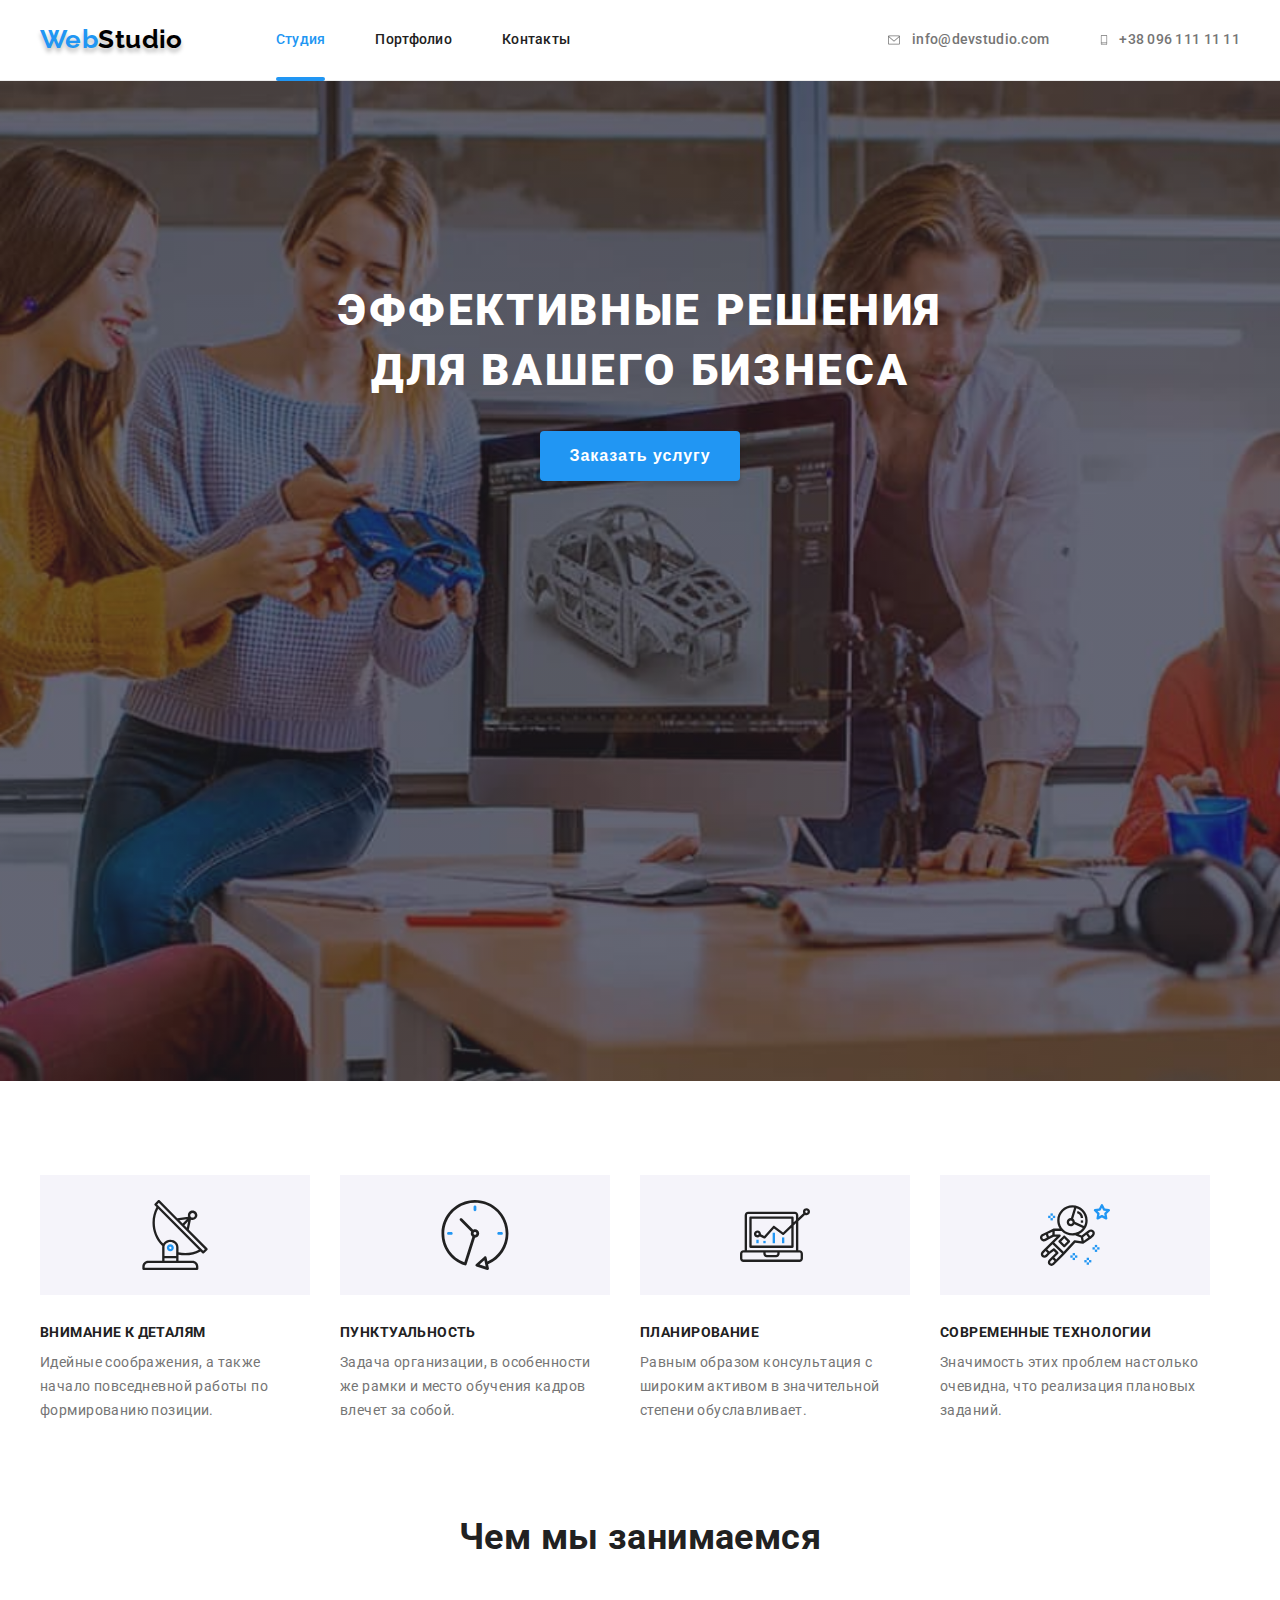
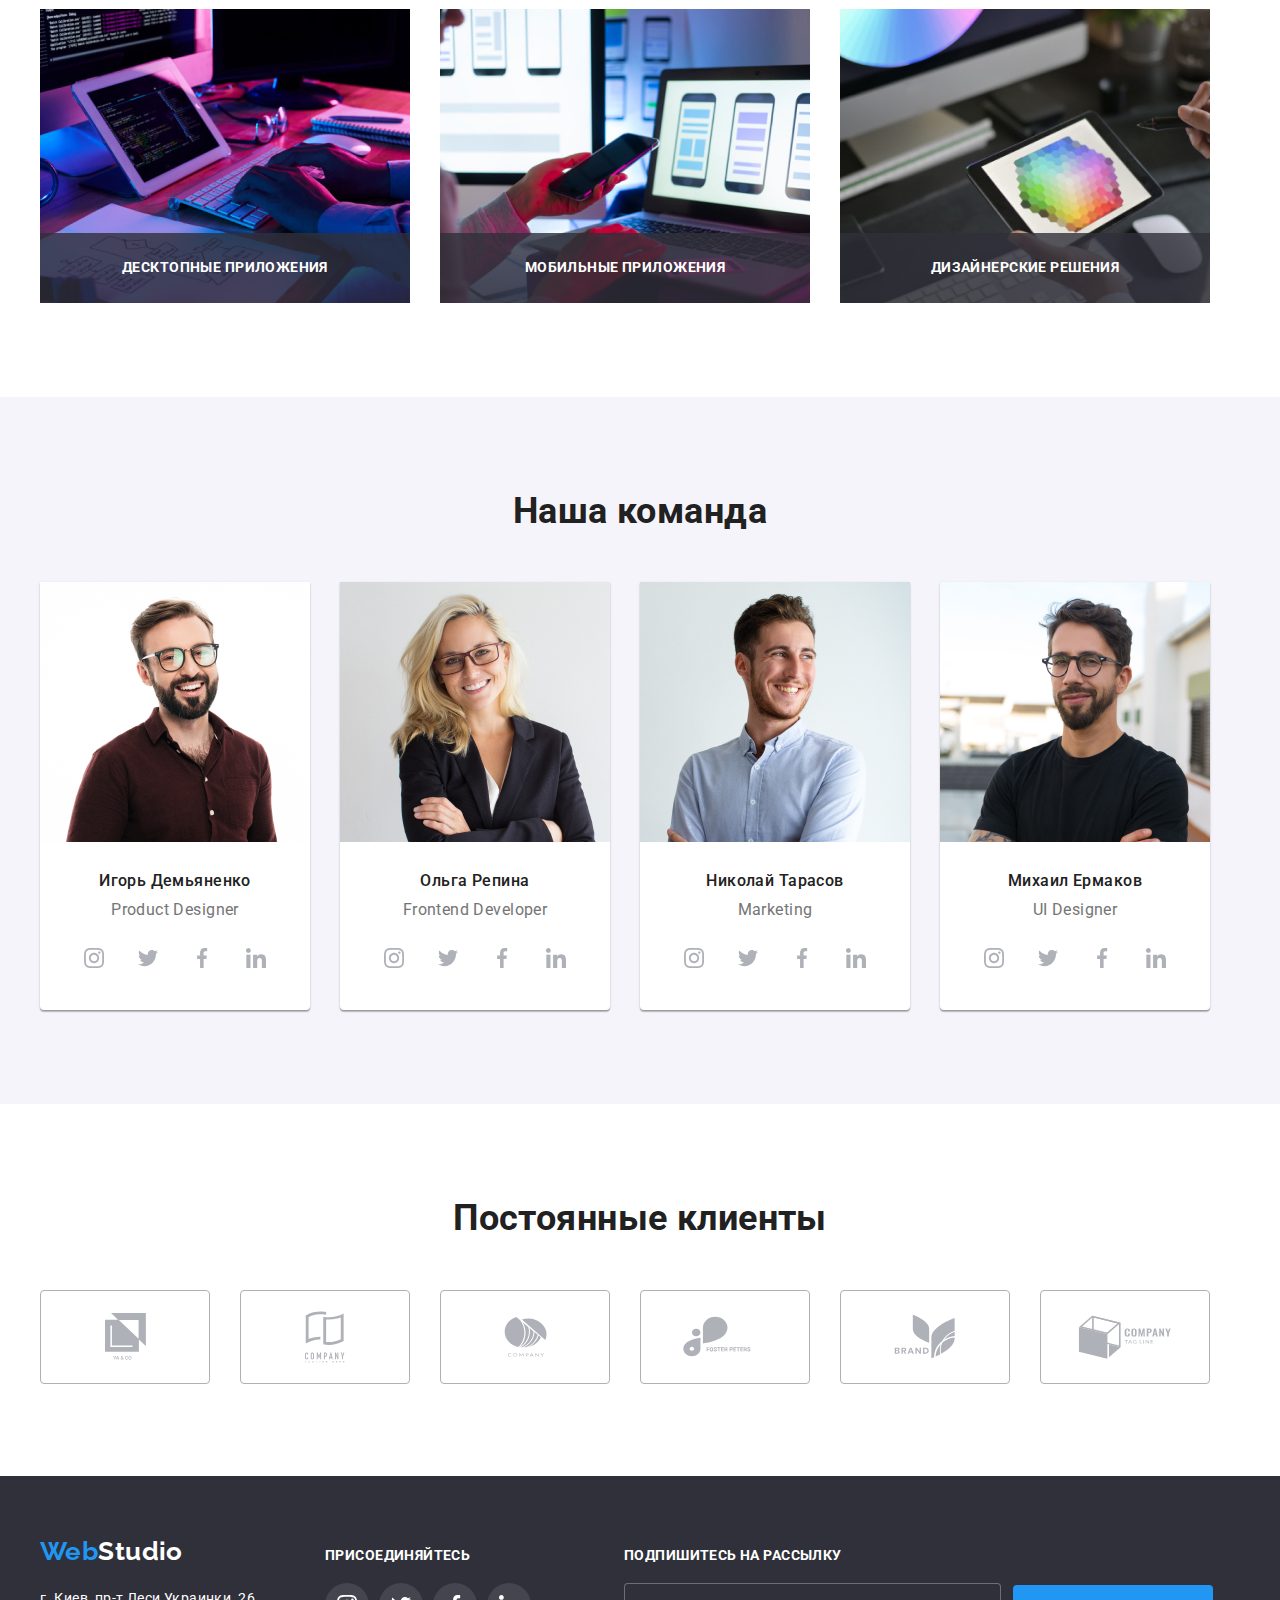
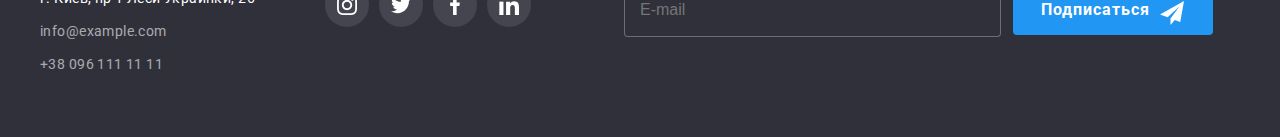
<file: index.html>
<!DOCTYPE html>
<html lang="ru">
<head>
    <meta charset="UTF-8">
    <meta http-equiv="X-UA-Compatible" content="IE=edge">
    <meta name="viewport" content="width=device-width, initial-scale=1.0">
    <title>Studio</title>
    <link rel="preconnect" href="https://fonts.googleapis.com">
    <link rel="preconnect" href="https://fonts.gstatic.com" crossorigin>
    <link href="https://fonts.googleapis.com/css2?family=Raleway:wght@700&family=Roboto:wght@400;500;700;900&display=swap" rel="stylesheet">
    <link rel="stylesheet" href="https://cdnjs.cloudflare.com/ajax/libs/modern-normalize/1.1.0/modern-normalize.min.css" integrity="sha512-wpPYUAdjBVSE4KJnH1VR1HeZfpl1ub8YT/NKx4PuQ5NmX2tKuGu6U/JRp5y+Y8XG2tV+wKQpNHVUX03MfMFn9Q==" crossorigin="anonymous" referrerpolicy="no-referrer" />
    <link rel="stylesheet" href="./css/style.css">
</head>
<body>
    <header class="page-header">
        <div class="container main-nav">
        <nav class="nav">
            <a href="" class="logo">Web<span class="logo-studio">Studio</span></a>
            <ul class="site-nav list">
                <li class="item"><a href="" class="link current">Студия</a></li>
                <li class="item"><a href="./portfolio.html" class="link">Портфолио</a></li>
                <li class="item"><a href="" class="link">Контакты</a></li>
            </ul>
        </nav>    
            <ul class="auth-nav list">
                <li class="item">
                    <a href="mailto:info@devstudio.com" class="link icon-link">
                        <svg width="16" height="12" class="icon"><use href="./img/icons/symbol-defs.svg#icon-envelope-hover"></use></svg>
                        info@devstudio.com</a></li>
                <li class="item"><a href="tel:+380961111111" class="link icon-link">
                    <svg width="10" height="16" class="icon"><use href="./img/icons/symbol-defs.svg#icon-smartphone"></use></svg>
                    +38 096 111 11 11</a></li>
            </ul>
        </div>
    </header>

        <section class="hero">
            <div class="container">
               <h1 class="hero-title">Эффективные решения для вашего бизнеса</h1>
               <button class="button primary" data-modal-open>Заказать услугу</button>

            </div>   
        </section>

    <main>

    <!--- Особенности -->    
          <section class="section main-nav">
            <div class="container">
              <h2 hidden class="section-title">Преимущества компании</h2>
                <ul class="feature-list list">
                <li class="item icon-antenna">
                    <div class="feature-icon-wrap">
                        <svg width="70" height="70"><use href="./img/icons/symbol-defs.svg#icon-antenna-1"></use></svg>
                    </div>
                    <h3 class="title">Внимание к деталям</h3>
                    <p class="text">Идейные соображения, а также начало повседневной работы по формированию позиции.</p>
                </li>
                <li class="item icon-clock">
                    <div class="feature-icon-wrap">
                        <svg width="70" height="70"><use href="./img/icons/symbol-defs.svg#icon-clock-1"></use></svg>
                    </div>
                    <h3 class="title">Пунктуальность</h3>
                    <p class="text">Задача организации, в особенности же рамки и место обучения кадров влечет за собой.</p>
                </li>
                <li class="item icon-diagrama">
                    <div class="feature-icon-wrap">
                        <svg width="70" height="70"><use href="./img/icons/symbol-defs.svg#icon-diagram-1"></use></svg>
                    </div>
                    <h3 class="title">Планирование</h3>
                    <p class="text">Равным образом консультация с широким активом в значительной степени обуславливает.</p>
                </li>
                <li class="item icon-astronaut">
                    <div class="feature-icon-wrap">
                        <svg width="70" height="70"><use href="./img/icons/symbol-defs.svg#icon-astronaut-1"></use></svg>
                    </div>
                    <h3 class="title">Современные технологии</h3>
                    <p class="text">Значимость этих проблем настолько очевидна, что реализация плановых заданий.</p>
                </li>
                </ul>
            </div>
          </section>

    <!--- Чем мы занимаемся -->
          <section class="section work">
              <div class="container">
                <h2 class="section-title">Чем мы занимаемся</h2>
                   <ul class="work-list list">
                       <li class="item"><img src="./img/works/img1.jpg" alt="computer" width="370">
                        <div class="work-box">
                            <p class="work-text">Десктопные приложения</p>
                        </div>
                       </li>
                       <li class="item"><img src="./img/works/img2.jpg" alt="laptop" width="370">
                        <div class="work-box">
                            <p class="work-text">Мобильные приложения</p>
                        </div>
                       </li>
                       <li class="item"><img src="./img/works/img3.jpg" alt="tablet" width="370">
                        <div class="work-box">
                            <p class="work-text">Дизайнерские решения</p>
                        </div>
                       </li>
                   </ul>
              </div>
          </section>

    <!--- Наша команда -->
          <section class="team section">
              <div class="container">
                <h2 class="section-title">Наша команда</h2>
                   <ul class="team-list list">
                <li class="item">
                    <img src="./img/team/igor.jpg" alt="igor" width="270">
                
                    <h3 class="title">Игорь Демьяненко</h3>
                    <p class="text">Product Designer</p>

                 <ul class="social-links list">
                        <li class="soc-item instagram">
                            <a href="" class="link soc-icon">
                                <svg class="icon-soc" width="20" height="20">
                                <use href="./img/icons/sprite.svg#icon-instagram-2"></use></svg></a></li>
                        <li class="soc-item twitter">
                            <a href="" class="link soc-icon">
                                <svg class="icon-soc" width="20" height="20">
                                    <use href="./img/icons/sprite.svg#icon-twitter-1"></use></svg></a></li>
                        <li class="soc-item facebook">
                            <a href="" class="link soc-icon">
                                <svg class="icon-soc" width="20" height="20">
                                    <use href="./img/icons/sprite.svg#icon-facebook-1"></use></svg></a></li>
                        <li class="soc-item linkedin">
                            <a href="" class="link soc-icon">
                                <svg class="icon-soc" width="20" height="20">
                                    <use href="./img/icons/sprite.svg#icon-linkedin-1"></use></svg></a></li>
                    </ul>

                </li>
                <li class="item">
                    <img src="./img/team/olga.jpg" alt="olga" width="270">
                    
                    <h3 class="title">Ольга Репина</h3>
                    <p class="text">Frontend Developer</p>

                    <ul class="social-links list">
                        <li class="soc-item instagram">
                            <a href="" class="link soc-icon">
                                <svg class="icon-soc" width="20" height="20">
                                <use href="./img/icons/sprite.svg#icon-instagram-2"></use></svg></a></li>
                        <li class="soc-item twitter">
                            <a href="" class="link soc-icon">
                                <svg class="icon-soc" width="20" height="20">
                                    <use href="./img/icons/sprite.svg#icon-twitter-1"></use></svg></a></li>
                        <li class="soc-item facebook">
                            <a href="" class="link soc-icon">
                                <svg class="icon-soc" width="20" height="20">
                                    <use href="./img/icons/sprite.svg#icon-facebook-1"></use></svg></a></li>
                        <li class="soc-item linkedin">
                            <a href="" class="link soc-icon">
                                <svg class="icon-soc" width="20" height="20">
                                    <use href="./img/icons/sprite.svg#icon-linkedin-1"></use></svg></a></li>
                    </ul>
                   
                </li>
                <li class="item">
                    <img src="./img/team/nikola.jpg" alt="nikola" width="270">
                    
                    <h3 class="title">Николай Тарасов</h3>
                    <p class="text">Marketing</p>

                    <ul class="social-links list">
                        <li class="soc-item instagram">
                            <a href="" class="link soc-icon">
                                <svg class="icon-soc" width="20" height="20">
                                <use href="./img/icons/sprite.svg#icon-instagram-2"></use></svg></a></li>
                        <li class="soc-item twitter">
                            <a href="" class="link soc-icon">
                                <svg class="icon-soc" width="20" height="20">
                                    <use href="./img/icons/sprite.svg#icon-twitter-1"></use></svg></a></li>
                        <li class="soc-item facebook">
                            <a href="" class="link soc-icon">
                                <svg class="icon-soc" width="20" height="20">
                                    <use href="./img/icons/sprite.svg#icon-facebook-1"></use></svg></a></li>
                        <li class="soc-item linkedin">
                            <a href="" class="link soc-icon">
                                <svg class="icon-soc" width="20" height="20">
                                    <use href="./img/icons/sprite.svg#icon-linkedin-1"></use></svg></a></li>
                    </ul>
                </li>
                <li class="item">
                    <img src="./img/team/mihal.jpg" alt="mihal" width="270">
                    
                    <h3 class="title">Михаил Ермаков</h3>
                    <p class="text">UI Designer</p>
                    
                    <ul class="social-links list">
                        <li class="soc-item instagram">
                            <a href="" class="link soc-icon">
                                <svg class="icon-soc" width="20" height="20">
                                <use href="./img/icons/sprite.svg#icon-instagram-2"></use></svg></a></li>
                        <li class="soc-item twitter">
                            <a href="" class="link soc-icon">
                                <svg class="icon-soc" width="20" height="20">
                                    <use href="./img/icons/sprite.svg#icon-twitter-1"></use></svg></a></li>
                        <li class="soc-item facebook">
                            <a href="" class="link soc-icon">
                                <svg class="icon-soc" width="20" height="20">
                                    <use href="./img/icons/sprite.svg#icon-facebook-1"></use></svg></a></li>
                        <li class="soc-item linkedin">
                            <a href="" class="link soc-icon">
                                <svg class="icon-soc" width="20" height="20">
                                    <use href="./img/icons/sprite.svg#icon-linkedin-1"></use></svg></a></li>
                    </ul>
                </li>
                   </ul>
              </div>
          </section>

        <!--  Постоянные клиенты  -->
            <section class="section">
                    <div class="container">
                        <h3 class="section-title">Постоянные клиенты</h3>
                            <ul class="client-list list">
                              <li class="item icon-ya">
                                <a href="" class="link icon-client">
                                    <svg class="client-icon" width="41" height="47" >
                                        <use href="./img/icons/symbol-company.svg#icon-ya"></use>
                                    </svg>
                                </a></li>
                              <li class="item icon-tagline">
                                <a href="" class="link icon-client">
                                    <svg class="client-icon" width="40" height="52" >
                                        <use href="./img/icons/symbol-company.svg#icon-tagline"></use>
                                    </svg>
                                </a></li>
                              <li class="item icon-company">
                                <a href="" class="link icon-client">
                                    <svg class="client-icon" width="43" height="41" >
                                        <use href="./img/icons/symbol-company.svg#icon-company"></use>
                                    </svg>
                                </a></li>
                              <li class="item icon-foster">
                                <a href="" class="link icon-client">
                                    <svg class="client-icon" width="84" height="41" >
                                        <use href="./img/icons/symbol-company.svg#icon-foster"></use>
                                    </svg>
                                </a></li>
                              <li class="item icon-brand">
                                <a href="" class="link icon-client">
                                    <svg class="client-icon" width="62" height="45" >
                                        <use href="./img/icons/symbol-company.svg#icon-brand"></use>
                                    </svg>
                                </a></li>
                              <li class="item icon-tag">
                                <a href="" class="link icon-client">
                                    <svg class="client-icon" width="94" height="44" >
                                        <use href="./img/icons/symbol-company.svg#icon-tag"></use>
                                    </svg>
                                </a></li>
                            </ul>
                    </div>
            </section>
        
    </main>

    <footer class="footer">
        <div class="container">
          <div class="coordinates">
            <a href="" class="logo-footer">Web<span class="footer-studio">Studio</span></a>
            <address class="address">
            <ul class="address-nav list">
                <li class="item"><a href="" class="address">г. Киев, пр-т Леси Украинки, 26</a></li>
                <li class="item"><a href="mailto:info@example.com" class="address-link">info@example.com</a></li>
                <li class="item"><a href="tel:+380961111111" class="address-link">+38 096 111 11 11</a></li>
            </ul>
            </address>
          </div>
          <div class="social-footer">
            <p class="title">присоединяйтесь</p>
            
                <ul class="soclinks list">
                    <li class="soc-item instagram">
                        <a href="" class="link socicon">
                            <svg class="icon-soc" width="20" height="20">
                            <use href="./img/icons/sprite.svg#icon-instagram-2"></use></svg></a></li>
                    <li class="soc-item twitter">
                        <a href="" class="link socicon">
                            <svg class="icon-soc" width="20" height="20">
                                <use href="./img/icons/sprite.svg#icon-twitter-1"></use></svg></a></li>
                    <li class="soc-item facebook">
                        <a href="" class="link socicon">
                            <svg class="icon-soc" width="20" height="20">
                                <use href="./img/icons/sprite.svg#icon-facebook-1"></use></svg></a></li>
                    <li class="soc-item linkedin">
                        <a href="" class="link socicon">
                            <svg class="icon-soc" width="20" height="20">
                                <use href="./img/icons/sprite.svg#icon-linkedin-1"></use></svg></a></li>
                </ul>
          </div>

          <div class="social-footer subscribe-footer">
            <p class="title">Подпишитесь на рассылку</p>
            <div class="email">
                <form class="subscribe">
                        <input class="email-input" type="email" name="email" placeholder="E-mail"/>
                        <button class="subscribe-button" type="submit">Подписаться
                            <svg class="subscribe-icon" width="24" height="24">
                                <use href="./img/icons/icons.svg#icon-telegram"></use>
                            </svg>
                        </button>
                </form>
            </div>
          </div>

        </div>
    </footer>

    <div class="backdrop is-hidden" data-modal>
        <div class="modal">
  <!--  Modal Form -->

            <button type="button" class="close-btn" data-modal-close>
                <svg width="11" height="11" class="close-icon">
                    <use href="./img/icons/symbol-modal.svg#icon-close-black"></use>
                </svg>
            </button>

            <p class="modal-title">Оставьте свои данные, мы вам перезвоним</p>
            <form class="form-modal">
                <label class="form-filed"><span class="form-label">Имя</span>
                    <span class="input-wrap">
                        <input type="text" name="name" class="form-input">
                        <svg class="form-icon" width="12" height="12">
                            <use href="./img/icons/icons.svg#icon-name"></use>
                        </svg>
                    </span> 
                </label>
                
                <label class="form-filed"><span class="form-label">Телефон</span>
                    <span class="input-wrap">
                        <input type="tel" name="tel" class="form-input">
                        <svg class="form-icon" width="13" height="13">
                            <use href="./img/icons/icons.svg#icon-phone-modal"></use>
                        </svg>
                    </span> 
                </label>

                <label class="form-filed"><span class="form-label">Почта</span>
                    <span class="input-wrap">
                        <input type="email" name="email" class="form-input">
                        <svg class="form-icon" width="15" height="12">
                            <use href="./img/icons/icons.svg#icon-email"></use>
                        </svg>
                    </span> 
                </label>

                <label class="form-comment">
                    <span class="form-label">Комментарий</span>
                    <textarea name="comment" class="form-area" placeholder="Введите текст"></textarea>
                </label>

                <label class="check-filed">
                    <input type="checkbox" name="check" class="visually-hidden check-input">
                    <span class="check-label">
                        <svg class="check-icon" width="16" height="15">
                            <use href="./img/icons/icons.svg#icon-check-mark"></use>
                        </svg>
                        <span class="check-tex">Соглашаюсь с рассылкой и принимаю</span>
                        <a href="" class="check-link">Условия договора</a>
                    </span>
                </label>

                <button type="submit" class="check-button">Отправить</button>
            </form>

        </div>
       </div>
       
    <script src="./js/modal.js"></script>

</body>
</html>
</file>
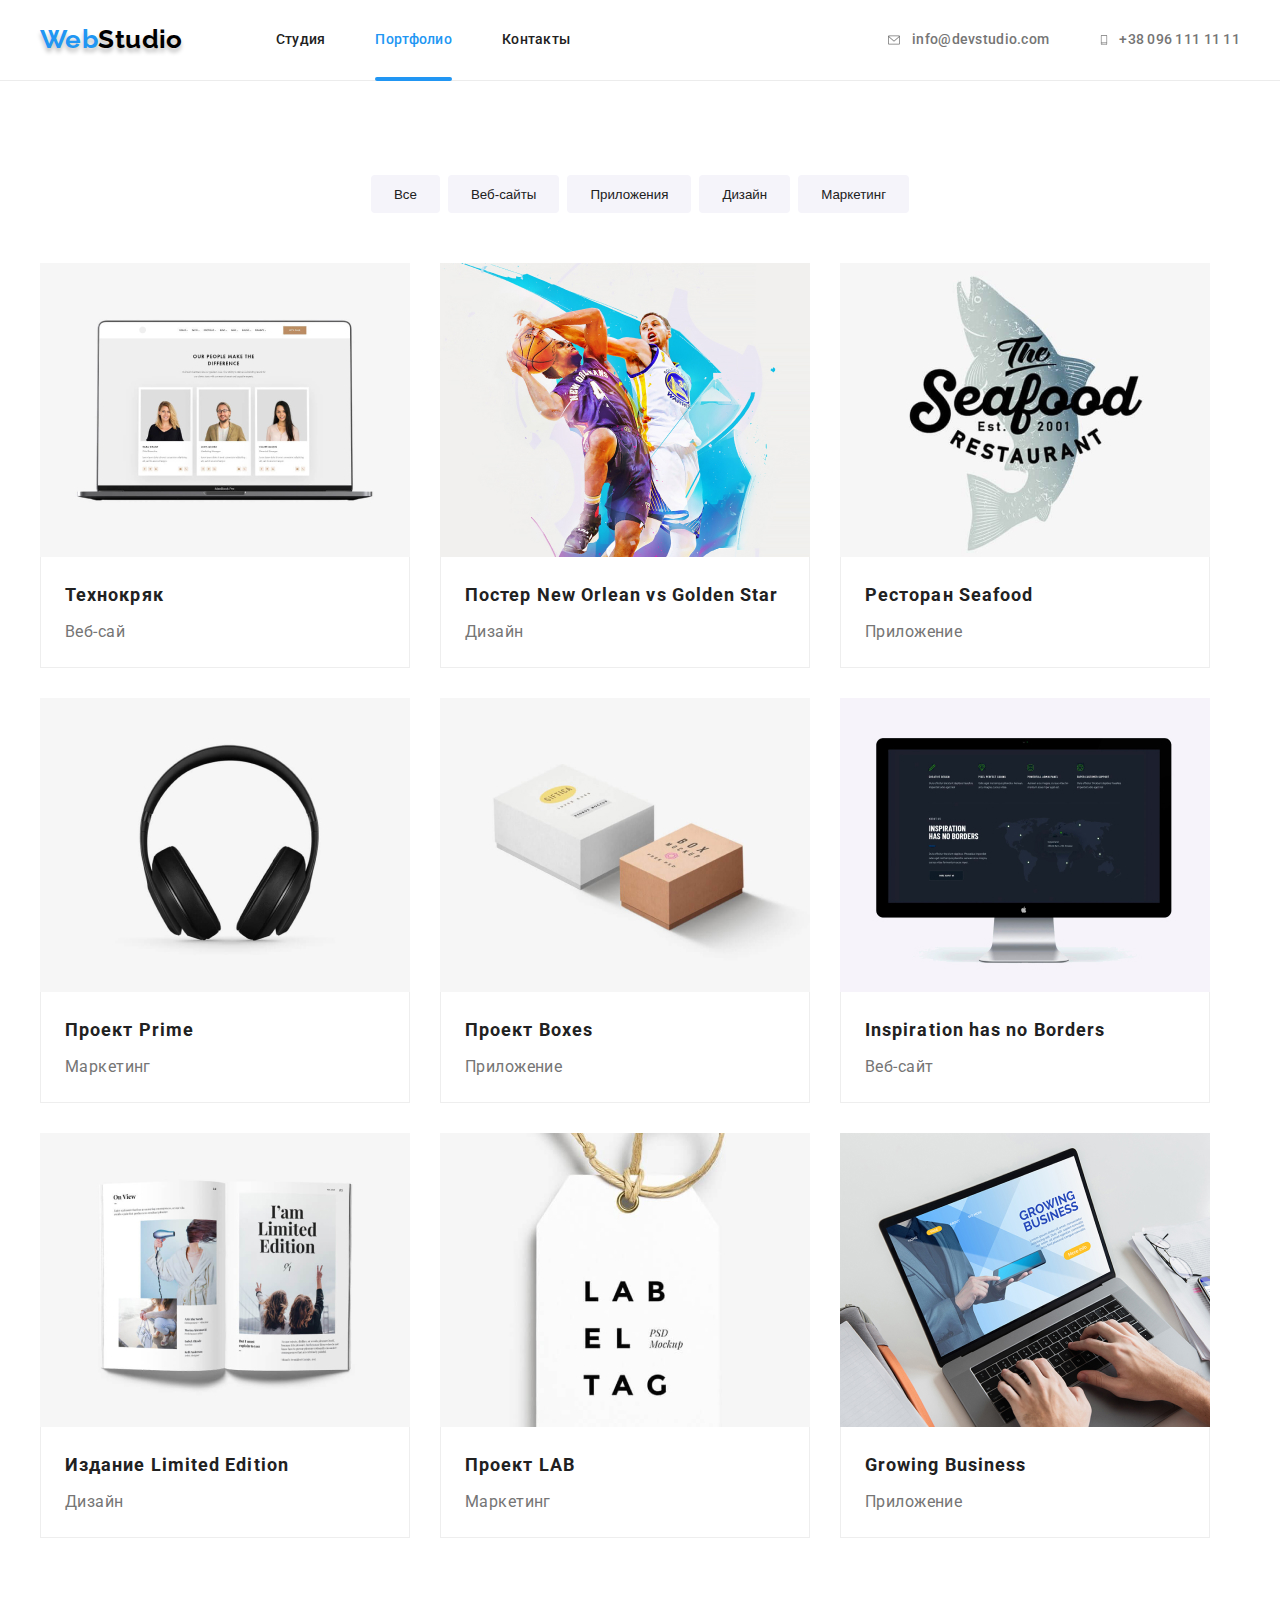
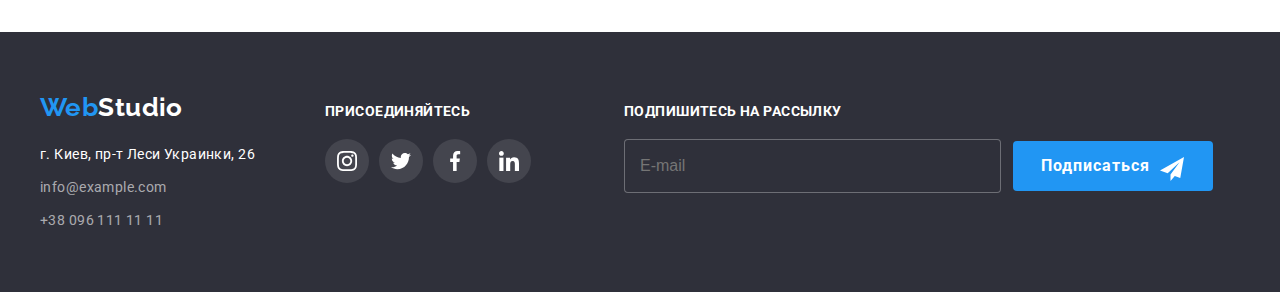
<file: portfolio.html>
<!DOCTYPE html>
<html lang="ru">
<head>
    <meta charset="UTF-8">
    <meta http-equiv="X-UA-Compatible" content="IE=edge">
    <meta name="viewport" content="width=device-width, initial-scale=1.0">
    <title>Portfolio</title>
    <link rel="preconnect" href="https://fonts.googleapis.com">
    <link rel="preconnect" href="https://fonts.gstatic.com" crossorigin>
    <link href="https://fonts.googleapis.com/css2?family=Raleway:wght@700&family=Roboto:wght@400;500;700;900&display=swap" rel="stylesheet">
    <link rel="stylesheet" href="https://cdnjs.cloudflare.com/ajax/libs/modern-normalize/1.1.0/modern-normalize.min.css" integrity="sha512-wpPYUAdjBVSE4KJnH1VR1HeZfpl1ub8YT/NKx4PuQ5NmX2tKuGu6U/JRp5y+Y8XG2tV+wKQpNHVUX03MfMFn9Q==" crossorigin="anonymous" referrerpolicy="no-referrer" />
    <link rel="stylesheet" href="./css/style.css">
</head>
<body>
    <header class="page-header">
        <div class="container main-nav">
        <nav class="nav">
            <a href="" class="logo">Web<span class="logo-studio">Studio</span></a>
            <ul class="site-nav list">
                <li class="item"><a href="./index.html" class="link">Студия</a></li>
                <li class="item"><a href="" class="link current">Портфолио</a></li>
                <li class="item"><a href="" class="link">Контакты</a></li>
            </ul>
        </nav>    
        <ul class="auth-nav list">
            <li class="item">
                <a href="mailto:info@devstudio.com" class="link icon-link">
                    <svg width="16" height="12" class="icon"><use href="./img/icons/symbol-defs.svg#icon-envelope-hover"></use></svg>
                    info@devstudio.com</a></li>
            <li class="item"><a href="tel:+380961111111" class="link icon-link">
                <svg width="10" height="16" class="icon"><use href="./img/icons/symbol-defs.svg#icon-smartphone"></use></svg>
                +38 096 111 11 11</a></li>
        </ul>
        </div>
    </header>
    <main>
        <section class="section">
            <div class="container">
             <h1 hidden>Portfolio</h1>
                <ul class="filters list">
                    <li class="item"><button type="button" class="button secondary">Все</button></li>
                    <li class="item"><button type="button" class="button secondary">Веб-сайты</button></li>
                    <li class="item"><button type="button" class="button secondary">Приложения</button></li>
                    <li class="item"><button type="button" class="button secondary">Дизайн</button></li>
                    <li class="item"><button type="button" class="button secondary">Маркетинг</button></li>
                </ul>
                <ul class="projects list">
                <li class="item pro-item">
                    <a href="" class="pro-link link">
                        <div class="projects-thumb">
                        <img src="./img/projects/1Технокряк.jpg" alt="Технокряк" width="370">
                        <div class="projects-overlay">
                            <p class="overlay-text">
                                Ресурс предлагает комплексные предложения с разным уровнем функционала и сервисов. Все это позволит посетителю получить исчерпывающие сведения о компании или частном лице.
                            </p>
                        </div>
                        </div>

                        <div class="border">
                        <h2 class="projects-title">Технокряк</h2>
                        <p class="text">Веб-сай</p>
                        </div>
                        
                    </a>
                </li>
                <li class="item pro-item">
                    <a href="" class="link">
                        <div class="projects-thumb">
                        <img src="./img/projects/2ПостерNewOrlean_vs_GoldenStar.jpg" alt="Постер" width="370">
                        <div class="projects-overlay">
                            <p class="overlay-text">
                                Ресурс предлагает комплексные предложения с разным уровнем функционала и сервисов. Все это позволит посетителю получить исчерпывающие сведения о компании или частном лице.
                            </p>
                        </div>
                        </div>
                        
                        <div class="border">
                        <h2 class="projects-title">Постер New Orlean vs Golden Star</h2>
                        <p class="text">Дизайн</p>
                        </div>
                    </a>
                </li>
                <li class="item pro-item">
                    <a href="" class="link">
                        <div class="projects-thumb">
                        <img src="./img/projects/3РесторанSeafood.jpg" alt="Seafood" width="370">
                        <div class="projects-overlay">
                            <p class="overlay-text">
                                Ресурс предлагает комплексные предложения с разным уровнем функционала и сервисов. Все это позволит посетителю получить исчерпывающие сведения о компании или частном лице.
                            </p>
                        </div>
                        </div>

                        <div class="border">
                        <h2 class="projects-title">Ресторан Seafood</h2>
                        <p class="text">Приложение</p>
                        </div>
                    </a>
                </li>
                <li class="item pro-item">
                    <a href="" class="link">
                        <div class="projects-thumb">
                        <img src="./img/projects/4ПроектPrime.jpg" alt="Prime" width="370">
                        <div class="projects-overlay">
                            <p class="overlay-text">
                                Ресурс предлагает комплексные предложения с разным уровнем функционала и сервисов. Все это позволит посетителю получить исчерпывающие сведения о компании или частном лице.
                            </p>
                        </div>
                        </div>

                        <div class="border">
                        <h2 class="projects-title">Проект Prime</h2>
                        <p class="text">Маркетинг</p>
                        </div>
                    </a>
                </li>
                <li class="item pro-item">
                    <a href="" class="link">
                        <div class="projects-thumb">
                        <img src="./img/projects/5ПроектBoxes.jpg" alt="Boxes" width="370">
                        <div class="projects-overlay">
                            <p class="overlay-text">
                                Ресурс предлагает комплексные предложения с разным уровнем функционала и сервисов. Все это позволит посетителю получить исчерпывающие сведения о компании или частном лице.
                            </p>
                        </div>
                        </div>

                        <div class="border">
                        <h2 class="projects-title">Проект Boxes</h2>
                        <p class="text">Приложение</p>
                        </div>
                    </a>
                </li>
                <li class="item pro-item">
                    <a href="" class="link">
                        <div class="projects-thumb">
                        <img src="./img/projects/6Inspiration_has_no_Borders.jpg" alt="Inspiration" width="370">
                        <div class="projects-overlay">
                            <p class="overlay-text">
                                Ресурс предлагает комплексные предложения с разным уровнем функционала и сервисов. Все это позволит посетителю получить исчерпывающие сведения о компании или частном лице.
                            </p>
                        </div>
                        </div>

                        <div class="border">
                        <h2 class="projects-title">Inspiration has no Borders</h2>
                        <p class="text">Веб-сайт</p>
                        </div>
                    </a>
                </li>
                <li class="item pro-item">
                    <a href="" class="link">
                        <div class="projects-thumb">
                        <img src="./img/projects/7ИзданиеLimited_Edition.jpg" alt="Edition" width="370">
                        <div class="projects-overlay">
                            <p class="overlay-text">
                                Ресурс предлагает комплексные предложения с разным уровнем функционала и сервисов. Все это позволит посетителю получить исчерпывающие сведения о компании или частном лице.
                            </p>
                        </div>
                        </div>

                        <div class="border">
                        <h2 class="projects-title">Издание Limited Edition</h2>
                        <p class="text">Дизайн</p>
                        </div>
                    </a>
                </li>
                <li class="item pro-item">
                    <a href="" class="link">
                        <div class="projects-thumb">
                        <img src="./img/projects/8ПроектLAB.jpg" alt="LAB" width="370">
                        <div class="projects-overlay">
                            <p class="overlay-text">
                                Ресурс предлагает комплексные предложения с разным уровнем функционала и сервисов. Все это позволит посетителю получить исчерпывающие сведения о компании или частном лице.
                            </p>
                        </div>
                        </div>

                        <div class="border">
                        <h2 class="projects-title">Проект LAB</h2>
                        <p class="text">Маркетинг</p>
                        </div>
                    </a>
                </li>
                <li class="item pro-item">
                    <a href="" class="link">
                        <div class="projects-thumb">
                        <img src="./img/projects/9GrowingBusiness.jpg" alt="Business" width="370">
                        <div class="projects-overlay">
                            <p class="overlay-text">
                                Ресурс предлагает комплексные предложения с разным уровнем функционала и сервисов. Все это позволит посетителю получить исчерпывающие сведения о компании или частном лице.
                            </p>
                        </div>
                        </div>

                        <div class="border">
                        <h2 class="projects-title">Growing Business</h2>
                        <p class="text">Приложение</p>
                        </div>
                    </a>
                </li>
                </ul>
            </div>
        </section>
    </main>
    <footer class="footer">
        <div class="container">
          <div class="coordinates">
            <a href="" class="logo-footer">Web<span class="footer-studio">Studio</span></a>
            <address class="address">
            <ul class="address-nav list">
                <li class="item"><a href="" class="address">г. Киев, пр-т Леси Украинки, 26</a></li>
                <li class="item"><a href="mailto:info@example.com" class="address-link">info@example.com</a></li>
                <li class="item"><a href="tel:+380961111111" class="address-link">+38 096 111 11 11</a></li>
            </ul>
            </address>
          </div>
          <div class="social-footer">
            <h3 class="title">присоединяйтесь</h3>
            
                <ul class="soclinks list">
                    <li class="soc-item instagram">
                        <a href="" class="link socicon">
                            <svg class="icon-soc" width="20" height="20">
                            <use href="./img/icons/sprite.svg#icon-instagram-2"></use></svg></a></li>
                    <li class="soc-item twitter">
                        <a href="" class="link socicon">
                            <svg class="icon-soc" width="20" height="20">
                                <use href="./img/icons/sprite.svg#icon-twitter-1"></use></svg></a></li>
                    <li class="soc-item facebook">
                        <a href="" class="link socicon">
                            <svg class="icon-soc" width="20" height="20">
                                <use href="./img/icons/sprite.svg#icon-facebook-1"></use></svg></a></li>
                    <li class="soc-item linkedin">
                        <a href="" class="link socicon">
                            <svg class="icon-soc" width="20" height="20">
                                <use href="./img/icons/sprite.svg#icon-linkedin-1"></use></svg></a></li>
                </ul>
            
          </div>

          <div class="social-footer subscribe-footer">
            <p class="title">Подпишитесь на рассылку</p>
            <div class="email">
                <form class="subscribe">
                        <input class="email-input" type="email" name="email" placeholder="E-mail"/>
                        <button class="subscribe-button" type="submit">Подписаться
                            <svg class="subscribe-icon" width="24" height="24">
                                <use href="./img/icons/icons.svg#icon-telegram"></use>
                            </svg>
                        </button>
                </form>
            </div>
          </div>
          
        </div>
    </footer>
</body>
</html>
</file>
<file: css/style.css>
:root {
    --primary-text-color: #757575;
    --title-text-color: #212121;
    --border-line: #ECECEC;
    --border-line-small:#EEEEEE;
    --logo-black-color: #000;
    --accent-color: #2196F3;
    --primary-white-color: #ffffff;
    --primary-button-color: #F5F4FA;
    --button-color: #188CE8;
    --background-footer: #2F303A;
    --background-color-icon: #F5F4FA;
    --background-color-icon-social-links: #AFB1B8;
    --address-text-color: rgba(255, 255, 255, 0.6);
    --background-color-footer-socicon: rgba(255, 255, 255, 0.1);
    --box-shadow-portfolio: rgba(0, 0, 0, 0.12), 0px 4px 4px rgba(0, 0, 0, 0.06), 1px 4px 6px rgba(0, 0, 0, 0.16);
    --modal-background-color: rgba(0, 0, 0, 0.2);
    --modal-box-shadow: 0px 1px 3px rgba(0, 0, 0, 0.12), 0px 1px 1px rgba(0, 0, 0, 0.14), 0px 2px 1px rgba(0, 0, 0, 0.2);
    --backdrop-box-shadow: 0px 4px 4px rgba(0, 0, 0, 0.25);
    --button-primary-box-shadow: 0px 4px 4px rgba(0, 0, 0, 0.15);
    --button-secondary-box-shadow: 0px 3px 1px rgba(0, 0, 0, 0.1), 0px 1px 2px rgba(0, 0, 0, 0.08), 0px 2px 2px rgba(0, 0, 0, 0.12);
    --close-btn-color: rgba(0, 0, 0, 0.1);
    --close-btn-box-shadow: 0px 1px 3px rgba(0, 0, 0, 0.12), 0px 1px 1px rgba(0, 0, 0, 0.14), 0px 2px 1px rgba(0, 0, 0, 0.2);
    --time-function: cubic-bezier(0.4, 0, 0.2, 1);
    --projects-overlay-background-color: rgba(33, 150, 243, 0.9);
    --work-background-color: rgba(47, 48, 58, 0.8);
    --email-input-border-color:rgba(255, 255, 255, 0.3);
    --email-input-color: rgba(255, 255, 255, 1);
    --form-input-border-color:rgba(33, 33, 33, 0.2);
}

html {
    box-sizing: border-box;
}


body {
    margin: 0;
    background-color: var(--primary-white-color);
    color: var(--primary-text-color);
    font-family: 'Roboto', sans-serif;
    letter-spacing: 0.03em;
    font-size: 14px;
}
p,h1,h2,h3,h4,h5,h6 {
    margin: 0;
    padding: 0;
}
img {
    display: block;
    max-width: 100%;
    height: auto;
}

.container {
    width: 1200px;
    margin: 0 auto;
    padding-left: 15px;
    padding-right: 15px;
}

.section {
    padding: 94px 0 94px 0;
}

/*---header --*/
.page-header {
    border-bottom: 1px solid;
    border-bottom-color: var(--border-line);
}
.container .main-nav{
    align-items: center;
}
.main-nav {
    display: flex;
}

.nav {
    display: flex;
    margin-right: auto;
    /*margin-right: 331px;*/
}
.list {
    padding: 0;
    margin: 0;
    list-style: none;
}
.logo {
    font-family: 'Raleway', sans-serif;
    font-style: normal;
    font-size: 26px;
    line-height: 1.19;
    font-weight: 700;
    text-decoration: none;
    color: var(--accent-color);
    text-shadow: 0 4px 4px rgba(0, 0, 0, 0.25);
    padding: 24px 0 25px 0;
    margin-right: 93px;
}
.logo-studio {
    color: var(--logo-black-color);
}


/*--  site-nave --*/

.site-nav {
    display: flex;
}

.site-nav .item:not(:last-child){
    margin-right: 50px;
}
.site-nav .link {
    padding-top: 32px;
    padding-bottom: 32px;
    display: flex;
    align-items: center;

    font-weight: 500;
    line-height: 1.14;
    letter-spacing: 0.02em;
    text-decoration: none;
    color: var(--title-text-color);
    
    transition: color 250ms var(--time-function);
}

.site-nav .link:hover,
.site-nav .link:focus {
    color: var(--accent-color);
} 

.auth-nav {
    display: flex;
}
.auth-nav .icon {
    margin-right: 10px;
}

.auth-nav .item + .item {
    margin-left: 50px;
}

.icon {
    display: inline-block;
    justify-content: center;
}

.icon-link {
    display: flex;
    align-items: center;
    padding-top: 32px;
    padding-bottom: 32px;
    
    font-weight: 500;
    line-height: 1.14;
    letter-spacing: 0.02em;
    text-decoration: none;
    color: var(--primary-text-color);
    fill: var(--primary-text-color);

    transition: fill var(--primary-text-color),
    color 250ms var(--time-function);
}

.icon-link:hover,
.icon-link:focus {
    color: var(--accent-color);
    fill: var(--accent-color);
}

.site-nav .link.current {
    color: var(--accent-color);
}

.site-nav .current {
    position: relative;
    color: var(--accent-color);
}
.current::after {
    content: '';
    position: absolute;
    left: 0;
    bottom: -1px;

    width: 100%;
    height: 4px;
    display: block;

    background-color: var(--accent-color);
    border-radius: 2px;
}


/*------Hero-------*/
.hero {
    background-image: 
    linear-gradient(to right, rgba(47, 48, 58, 0.4), rgba(47, 48, 58, 0.4)),
    url('../img/baner.jpg');
    background-color: var(--background-footer);
    background-repeat: no-repeat;
    background-position: center;
    background-size: cover;
    max-width: 1600px;
    height: 600px;
    margin-left: auto;
    margin-right: auto;

    text-align: center;
    padding-top: 200px;
    padding-bottom: 200px;
}
.hero-title {
    /*margin-bottom: 30px;*/
    margin: 0 auto;
    width: 696px;
    font-weight: 900;
    font-size: 44px;
    line-height: 1.36;
    letter-spacing: 0.06em;
    text-align: center;
    text-transform: uppercase;
    color: var(--primary-white-color);
}

/*------   Модальное окно  --------*/
.backdrop {
    position: fixed;
    top: 0;
    left: 0;
    width: 100%;
    height: 100%;

    visibility: visible;
    opacity: 1;
    transform: scale(1);

    background-color: var(--modal-background-color);
    box-shadow: var(--backdrop-box-shadow);

    transition: opacity 250ms var(--time-function),transform 250ms var(--time-function),visibility 250ms var(--time-function);
}

.backdrop.is-hidden {
    opacity: 0;
    pointer-events: none;
}
.modal {
    position: absolute;
    padding: 40px;
    top: 50%;
    left: 50%;
    transform: translate(-50%, -50%);

    min-width: 528px;
    min-height: 581px;

    background: var(--primary-white-color);
    box-shadow: var(--modal-box-shadow);
    border-radius: 4px;

    background-color: var(--primary-white-color);

}

.close-btn{
    position: absolute;
    top: 0;
    right: 0;

    display: flex;
    margin: 8px 8px 0 0;
    width: 30px;
    height: 30px;
    align-items: center;
    justify-content: center;

    border-radius: 50%;
    border: 1px solid var(--close-btn-color);
    background-color: var(--primary-white-color);
    cursor: pointer;

    transition: box-shadow 250ms var(--time-function),
                fill 250ms var(--time-function) ;

    fill: var(--logo-black-color);
}

.close-btn:hover,
.close-btn:focus {
    box-shadow: var(--close-btn-box-shadow);
    fill: var(--accent-color);
}
/*
.close-icon {
    fill: var(--logo-black-color);
    transition: fill 250ms var(--time-function);
}*/

/*
.close-icon:hover,
.close-icon:focus {
    fill: var(--accent-color);
}*/

/*-------------------------------------------*/

.modal-title {
    font-weight: 700;
    font-size: 20px;
    line-height: 1.15;
    text-align: center;
    margin-bottom: 12px;

    color: var(--title-text-color);
}
/*
.form-modal {
    padding-left: 40px;
    padding-right: 40px;
}*/

.form-filed {
    display: flex;
    flex-direction: column;
    margin-bottom: 10px;
}

.form-label {
    font-size: 12px;
    line-height: 1.16;
    letter-spacing: 0.01em;
    margin-bottom: 4px;

    color: var(--primary-text-color);
}

.input-wrap {
    position: relative;
}
.form-input {
    width: 100%;
    height: 40px;
    padding:11px 12px 11px 40px;

    border: 1px solid var(--form-input-border-color);
    border-radius: 4px;
    
    transition: fill 250ms var(--time-function),
    border-color 250ms var(--time-function);
}

.input-wrap:hover,
.input-wrap:focus {
    border-color: var(--accent-color);
    fill: var(--accent-color);
}

.form-input:hover + .form-icon,
.form-input:focus + .form-icon{
    fill: var(--accent-color);
    border-color: var(--accent-color);
}

.form-icon{
    position: absolute;
    left: 12px;
    top: 50%;
    
    transform: translatey(-50%);
    transition:fill 250ms var(--time-function);
} 
/*
.form-icon:hover,
.form-icon:focus {
    fill: var(--accent-color);
}*/

.form-area{
    padding: 12px 16px;
    resize: none;
    width: 100%;
    height: 138px;

    font-size: 12px;
    line-height: 1.16;
    letter-spacing: 0.01em;

    border: 1px solid rgba(33, 33, 33, 0.2);
    border-radius: 4px;
    
    transition: border 250ms var(--time-function);
}
.form-area::placeholder{
    transition: font-size 250ms var(--time-function);
    color: rgba(117, 117, 117, 0.5);
}
.form-area:hover::placeholder,
.form-area:focus::placeholder{
    font-size: 14px;
}
.form-comment {
    display: flex;
    flex-direction: column;
    width: 100%;
    margin-bottom: 20px;
}

.check-filed {
    display: flex;
    align-items: center;
    margin-bottom: 30px;
}
.check-icon{
    /*width: 16px;
    height: 15px;*/
    border: 2px solid var(--title-text-color);
    border-radius: 2px;

    fill: transparent;
}
.check-text{
    margin-left: 8px;

    font-size: 14px;
    line-height: 1.71;
    
    color: var(--primary-text-color);
}
.check-input:checked + .check-label .check-icon{
    background-color: var(--accent-color);
    fill: #FFFFFF;
    border: none;
}

.check-link{
    margin-left: 3px;
    font-size: 14px;
    line-height: 1.71;
    text-decoration-line: underline;
    
    color:var(--accent-color);
}
.check-button {

    display: flex;
    align-items: center;
    margin: 0 auto;

    width: 200px;
    height: 50px;

    padding: 10px 55px;
    font-family: inherit;

    font-weight: 700;
    font-size: 16px;
    line-height: 1.88;

    letter-spacing: 0.06em;

    color: var(--primary-white-color);

    background-color: var(--button-color);
    border-radius: 4px;
    border: none;

    transition: box-shadow 250ms var(--time-function);
    cursor: pointer;
}

.check-button:hover,
.check-button:focus {
    box-shadow: 0px 4px 4px rgba(0, 0, 0, 25%);
  
}

/* -----------------visually-hidden------------------- */
.visually-hidden{
    position: absolute;
    width: 1px;
    height: 1px;
    margin: -1px;
    border: 0;
    padding: 0;
    clip: rect(0 0 0 0);
    overflow: hidden;
}

/*---Features- Преимущества компании-*/

.section-title {
    margin-top: 0;
    font-weight: 700;
    font-size: 36px;
    line-height: 1.16;
    text-align: center;
    color: var(--title-text-color);
    margin-bottom: 50px;
}
.feature-list {
    display: flex;
}
.feature-list .item {
    width: 270px;
}
.feature-icon-wrap {
    background-color: var(--background-color-icon);
    height: 120px;
    display: flex;
    justify-content: center;
    align-items: center;
    margin-bottom: 30px;
}
.feature-list .item + .item {
    margin-left: 30px;
}
.feature-list .title {
    font-size: 14px;
    font-weight: 700;
    line-height: 1.14;
    text-transform: uppercase;
    color: var(--title-text-color);
    margin-bottom: 10px;
}
.feature-list .text {
    line-height: 1.71;
}


/*----Чем мы занимаемся-----*/

.work {
    padding-top: 0;
}
.work-list {
    display: flex;
}
.work-list .item + .item {
    margin-left: 30px;
}
.section-title {
    font-weight: 700;
    font-size: 36px;
    line-height: 1.16;
    margin-bottom: 50px;
}
.work-list .item {
    position: relative;
}
.work-box {
    position: absolute;
    bottom: 0;
    width: 100%;
    height: 70px;

    display: flex;
    justify-content: center;
    align-items: center;

    background-color: var(--work-background-color);
}
.work-text {
    font-weight: 700;
    line-height: 1.14;
    text-transform: uppercase;
    color: var(--primary-white-color);
}


/*--Exemples----Наша команда----*/
.team {
    background-color: var(--primary-button-color);
}
.team .item {
    border-radius: 0px 0px 4px 4px;
    box-shadow: 0px 1px 3px rgba(0, 0, 0, 0.12), 0px 1px 1px rgba(0, 0, 0, 0.14), 0px 2px 1px rgba(0, 0, 0, 0.2);
}

.team-list {
    display: flex;
}
.team-list .item {
    /*padding: 30px;*/
    box-shadow: 0px 1px 3px rgba(0, 0, 0, 0.12), 0px 1px 1px rgba(0, 0, 0, 0.14), 0px 2px 1px rgba(0, 0, 0, 0.2);
    border-radius: 0px 0px 4px 4px;
    border-color: var(--logo-black-color);
    background-color: var(--primary-white-color);
    text-align: center;
}
.team-list .item + .item {
    margin-left: 30px;
}
.team-list .title {
    font-weight: 500;
    font-size: 16px;
    line-height: 1.18;
    margin-bottom: 10px;
    margin-top: 30px;
    color: var(--title-text-color);
}
.team-list .text {
    font-size: 16px;
    line-height: 1.18;
    margin-bottom: 16px;
}
.social-links {
    display: flex;
    justify-content: center;
    padding: 0;
    margin-bottom: 30px;
    list-style: none;
}
.social-links .soc-item {
    width: 44px;
    height: 44px;
    border-radius: 50%;
}
.social-links .soc-item + .soc-item {
    margin-left: 10px;
}
.soc-icon {
    width: 100%;
    height: 100%;
    display: flex;
    border-radius: 50%;
    justify-content: center;
    align-items: center;
    color: var(--background-color-icon-social-links);

    transition: background-color 250ms var(--time-function), 
    color 250ms var(--time-function);
}
.soc-icon:hover,
.soc-icon:focus {
    background-color: var(--accent-color);
    color: var(--background-color-icon);
} 
.icon-soc {
    fill: currentColor;
}
.icon:hover {
    color: var(--accent-color);
}
.link-icon {
    padding: 0;
    margin: 0;
    fill: currentColor;
}



/*-----  Постоянные клиенты  ---------*/

.client-list {
    display: flex;
}

.client-list .item {
    display: flex;

    width: 170px;
    height: 92px;
}

.icon-client {
    display: flex;
    align-items: center;
    justify-content: center;
    border: 1px solid;
    border-color: var(--background-color-icon-social-links);
    border-radius: 4px;

    width: 100%;
    height: 100%;

    fill: var(--background-color-icon-social-links);
    transition: fill 250ms var(--time-function), 
    border-color 250ms var(--time-function);
    
}

.icon-client:hover,
.icon-client:focus {
    border-color: var(--accent-color);
    fill: var(--accent-color);
}

.client-list .item + .item {
    margin-left: 30px;
}



/*--Button--*/
.button {
    display: inline-block;
    border: 1px solid transparent;
    border-radius: 4px;
    cursor: pointer;
    font-weight: 500;
    text-align: center;
}
.button.primary {
    font-size: 16px;
    font-weight: 700;
    width: 200px;
    height: 50px;
    letter-spacing: 0.06em;
    box-shadow: var(--button-primary-box-shadow);
    color: var(--primary-white-color);
    background-color: var(--accent-color);
    margin-top: 30px;

    transition: background-color 250ms var(--time-function);
}
.button.primary:hover,
.button.primary:focus {
    background-color: var(--button-color);
}
.button.secondary {
    height: 38px;
    padding: 6px 22px;
    color: var(--title-text-color);
    background-color: var(--primary-button-color);

    transition: background-color 250ms var(--time-function),
    box-shadow var(--button-secondary-box-shadow),
    color 250ms var(--time-function);
}
.button.secondary:hover,
.button.secondary:focus {
    color: var(--primary-button-color);
    background-color: var(--accent-color);
    box-shadow: var(--button-secondary-box-shadow);
}

/*------Portfolio-------*/
/*-----Projects------*/
.filters {
    display: flex;
    justify-content: center;
}
.filters .item + .item {
    margin-left: 8px;
}
.projects {
    display: flex;
    flex-wrap: wrap;
    margin-top: 50px;
}
.projects-title {
    margin-bottom: 4px;
}
.projects .item {
    width: 370px;
    margin-right: 30px;
    margin-bottom: 30px;

    background: #FFFFFF;
    transition: box-shadow 250ms var(--time-function);
    
}


.projects .item:hover,
.projects .item:focus {
    box-shadow: 0px 1px 1px var(--box-shadow-portfolio);
}
.projects .item:nth-child(3n) {
    margin-right: 0;
}
.projects .item:nth-last-child(-n + 3) {
    margin-bottom: 0;
}


.projects .link {
    text-decoration: none;
}
.link .projects-title {
    font-weight: 700;
    font-size: 18px;
    line-height: 2;
    letter-spacing: 0.06em;
    color: var(--title-text-color);
}
.link .text {
    font-weight: 400;
    font-size: 16px;
    line-height: 1.87;
    color: var(--primary-text-color);
}
.border {
    padding: 20px 24px;
    border-right: 1px solid;
    border-bottom: 1px solid;
    border-left: 1px solid;
    border-color: var(--border-line-small);
    
}

.projects-thumb {
    position: relative;
    overflow: hidden;
}


.projects-overlay {
    position: absolute;
    width: 100%;
    height: 100%;
    bottom: 0;
    padding: 63px 24px;
     
    background-color: var(--projects-overlay-background-color);

    transform: translateY(100%);
    transition: transform 250ms var(--time-function);
}

.pro-item :hover .projects-overlay{
    transform: translate(0);
}
.overlay-text {
    font-size: 18px;
    line-height: 1.56;
    color: var(--primary-white-color);
}


/*--Footer--*/
.footer {
    background-color: var(--background-footer);
    padding-top: 60px;
    padding-bottom: 60px;
}
.logo-footer {
    font-family: 'Raleway', sans-serif;
    font-weight: 700;
    font-size: 26px;
    line-height: 1.19;
    text-decoration: none;
    color: var(--accent-color);
}
.footer-studio {
    color: var(--primary-white-color);
}

/*--Address--*/

.address {
    text-decoration: none;
    font-style: normal;
    line-height: 1.71;
    color: var(--primary-white-color);
    margin-top: 20px;
}
.address-link {
    text-decoration: none;
    color: var(--address-text-color);
}
.address-nav .item+ .item {
    margin-top: 9px;
}
.footer .container {
    display: flex;
    align-items: baseline;
}
.coordinates {
    display: block;
    margin-right: 70px;
}

/*
.social-footer {
    margin-right: 93px;
}*/

.social-footer .title {
    font-weight: 700;
    font-size: 14px;
    line-height: 16px;
    letter-spacing: 0.03em;
    text-transform: uppercase;
    margin-bottom: 20px;
    color: var(--primary-white-color);
}
.soclinks {
    display: flex;
    justify-content: center;
    padding: 0;
    margin-bottom: 30px;
    list-style: none;
}
.soclinks .soc-item {
    width: 44px;
    height: 44px;
    border-radius: 50%;
}
.soclinks .soc-item + .soc-item {
    margin-left: 10px;
}
.socicon {
    width: 100%;
    height: 100%;
    display: flex;
    border-radius: 50%;
    justify-content: center;
    align-items: center;
    color: var(--primary-white-color);
    background-color: var(--background-color-footer-socicon);

    transition:
    background-color 250ms var(--time-function);
}
.socicon:hover,
.socicon:focus {
    background-color: var(--accent-color);
} 

/*------ email-input --- button----*/

.subscribe-footer {
    margin-left: 93px;
}
.subscribe {
    display: flex;
    align-items: center;
}
.email-input {
    font-size: 16px;
    line-height: 1.25;


    width: 358px;
    height: 50px;
    padding-left: 15px;

    color: var(--address-text-color);
    border: 1px solid var(--email-input-border-color);
    background-color: var(--background-footer);
    /*filter: drop-shadow(0px 4px 4px rgba(0, 0, 0, 0.15));*/
    border-radius: 4px;
    transition: border-color 250ms var(--time-function);
}

.email-inputt:hover,
.email-input:focus{
    border-color: var(--accent-color);
}

.subscribe-button{
    
    display: flex;
    align-items: flex-end;
  

    width: 200px;
    height: 50px;
    margin-left: 12px;
    padding: 10px 28px;
    font-family: inherit;

    font-weight: 700;
    font-size: 16px;
    line-height: 1.88;
    
    letter-spacing: 0.06em;
    
    color: var(--primary-white-color);

    background-color:var(--accent-color);
    border-radius: 4px;
    border: none;

    transition: box-shadow 250ms var(--time-function),
    background-color 250ms var(--time-function);
    cursor: pointer;
}

.subscribe-icon {
    margin-left: 10px;
    fill: var(--primary-white-color);
}
</file>
